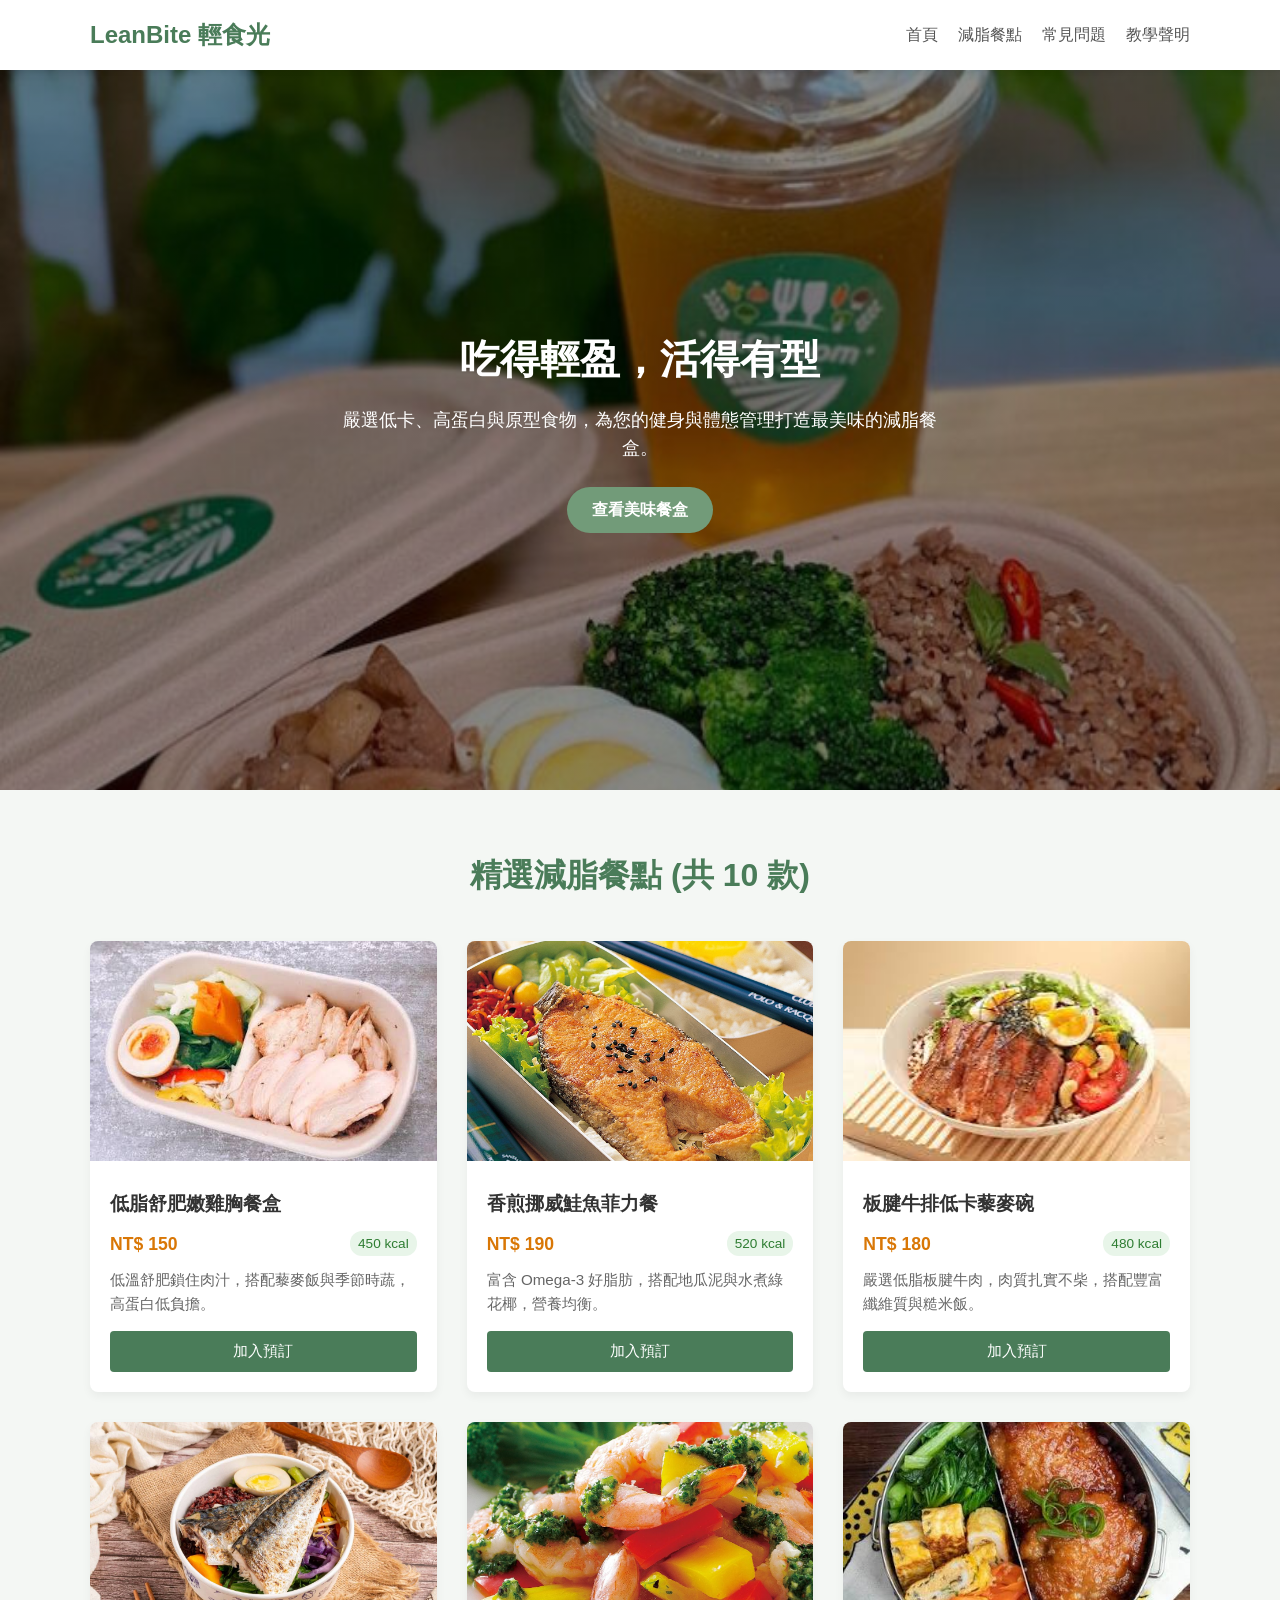
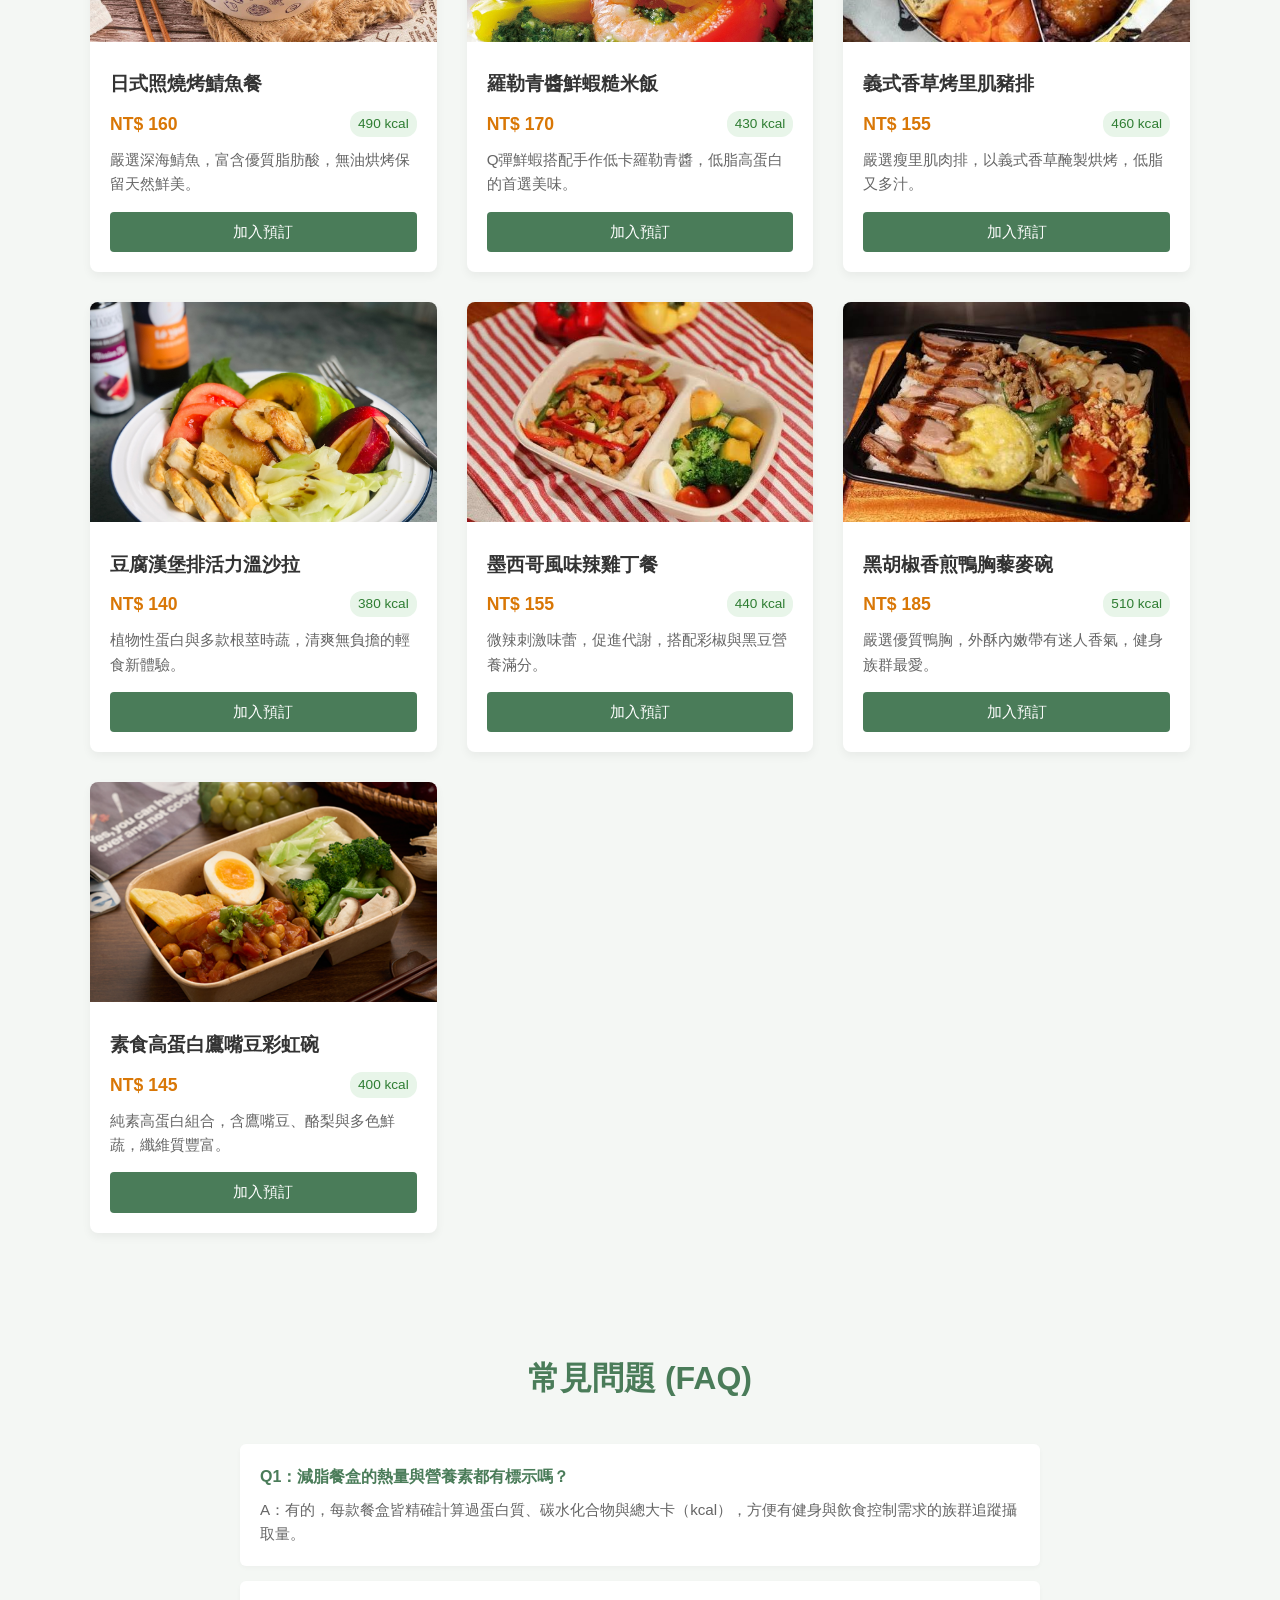
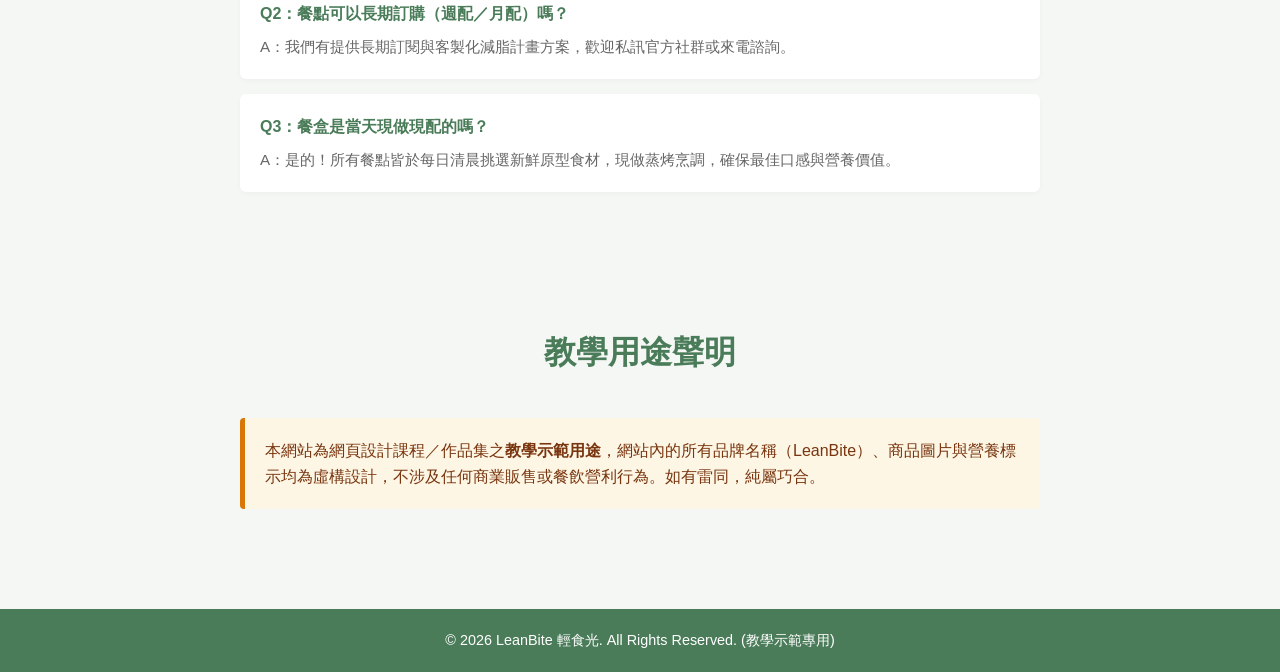
<file: 12/index.html>
<!DOCTYPE html>
<html lang="zh-TW">
<head>
    <meta charset="UTF-8">
    <meta name="viewport" content="width=device-width, initial-scale=1.0">
    <title>LeanBite 輕食光 - 高蛋白減脂餐盒專賣</title>
    <link rel="stylesheet" href="style.css">
</head>
<body>

    <!-- 導覽列 -->
    <header class="navbar">
        <div class="container nav-container">
            <h1 class="logo">LeanBite 輕食光</h1>
            <nav class="nav-links">
                <a href="#hero">首頁</a>
                <a href="#products">減脂餐點</a>
                <a href="#faq">常見問題</a>
                <a href="#notice">教學聲明</a>
            </nav>
        </div>
    </header>

    <!-- 品牌主視覺 -->
    <section id="hero" class="hero">
        <div class="hero-content">
            <h2>吃得輕盈，活得有型</h2>
            <p>嚴選低卡、高蛋白與原型食物，為您的健身與體態管理打造最美味的減脂餐盒。</p>
            <a href="#products" class="btn">查看美味餐盒</a>
        </div>
    </section>

    <!-- 商品區塊 (10 項減脂餐與本地圖片) -->
    <main class="container">
        <section id="products" class="section">
            <h2 class="section-title">精選減脂餐點 (共 10 款)</h2>
            <div class="product-grid">
                
                <!-- 餐點 1 -->
                <div class="product-card">
                    <img src="images/product1.jpg" alt="低脂舒肥嫩雞胸餐盒">
                    <div class="product-info">
                        <h3>低脂舒肥嫩雞胸餐盒</h3>
                        <p class="price">NT$ 150 <span class="calorie">450 kcal</span></p>
                        <p class="desc">低溫舒肥鎖住肉汁，搭配藜麥飯與季節時蔬，高蛋白低負擔。</p>
                        <a href="#" class="btn-card">加入預訂</a>
                    </div>
                </div>

                <!-- 餐點 2 -->
                <div class="product-card">
                    <img src="images/product2.jpg" alt="香煎挪威鮭魚菲力餐">
                    <div class="product-info">
                        <h3>香煎挪威鮭魚菲力餐</h3>
                        <p class="price">NT$ 190 <span class="calorie">520 kcal</span></p>
                        <p class="desc">富含 Omega-3 好脂肪，搭配地瓜泥與水煮綠花椰，營養均衡。</p>
                        <a href="#" class="btn-card">加入預訂</a>
                    </div>
                </div>

                <!-- 餐點 3 -->
                <div class="product-card">
                    <img src="images/product3.jpg" alt="板腱牛排低卡藜麥碗">
                    <div class="product-info">
                        <h3>板腱牛排低卡藜麥碗</h3>
                        <p class="price">NT$ 180 <span class="calorie">480 kcal</span></p>
                        <p class="desc">嚴選低脂板腱牛肉，肉質扎實不柴，搭配豐富纖維質與糙米飯。</p>
                        <a href="#" class="btn-card">加入預訂</a>
                    </div>
                </div>

                <!-- 餐點 4 -->
                <div class="product-card">
                    <img src="images/product4.jpg" alt="日式照燒烤鯖魚餐">
                    <div class="product-info">
                        <h3>日式照燒烤鯖魚餐</h3>
                        <p class="price">NT$ 160 <span class="calorie">490 kcal</span></p>
                        <p class="desc">嚴選深海鯖魚，富含優質脂肪酸，無油烘烤保留天然鮮美。</p>
                        <a href="#" class="btn-card">加入預訂</a>
                    </div>
                </div>

                <!-- 餐點 5 -->
                <div class="product-card">
                    <img src="images/product5.jpg" alt="羅勒青醬鮮蝦糙米飯">
                    <div class="product-info">
                        <h3>羅勒青醬鮮蝦糙米飯</h3>
                        <p class="price">NT$ 170 <span class="calorie">430 kcal</span></p>
                        <p class="desc">Q彈鮮蝦搭配手作低卡羅勒青醬，低脂高蛋白的首選美味。</p>
                        <a href="#" class="btn-card">加入預訂</a>
                    </div>
                </div>

                <!-- 餐點 6 -->
                <div class="product-card">
                    <img src="images/product6.jpg" alt="義式香草烤里肌豬排">
                    <div class="product-info">
                        <h3>義式香草烤里肌豬排</h3>
                        <p class="price">NT$ 155 <span class="calorie">460 kcal</span></p>
                        <p class="desc">嚴選瘦里肌肉排，以義式香草醃製烘烤，低脂又多汁。</p>
                        <a href="#" class="btn-card">加入預訂</a>
                    </div>
                </div>

                <!-- 餐點 7 -->
                <div class="product-card">
                    <img src="images/product7.jpg" alt="豆腐漢堡排活力溫沙拉">
                    <div class="product-info">
                        <h3>豆腐漢堡排活力溫沙拉</h3>
                        <p class="price">NT$ 140 <span class="calorie">380 kcal</span></p>
                        <p class="desc">植物性蛋白與多款根莖時蔬，清爽無負擔的輕食新體驗。</p>
                        <a href="#" class="btn-card">加入預訂</a>
                    </div>
                </div>

                <!-- 餐點 8 -->
                <div class="product-card">
                    <img src="images/product8.jpg" alt="墨西哥風味辣雞丁餐">
                    <div class="product-info">
                        <h3>墨西哥風味辣雞丁餐</h3>
                        <p class="price">NT$ 155 <span class="calorie">440 kcal</span></p>
                        <p class="desc">微辣刺激味蕾，促進代謝，搭配彩椒與黑豆營養滿分。</p>
                        <a href="#" class="btn-card">加入預訂</a>
                    </div>
                </div>

                <!-- 餐點 9 -->
                <div class="product-card">
                    <img src="images/product9.jpg" alt="黑胡椒香煎鴨胸藜麥碗">
                    <div class="product-info">
                        <h3>黑胡椒香煎鴨胸藜麥碗</h3>
                        <p class="price">NT$ 185 <span class="calorie">510 kcal</span></p>
                        <p class="desc">嚴選優質鴨胸，外酥內嫩帶有迷人香氣，健身族群最愛。</p>
                        <a href="#" class="btn-card">加入預訂</a>
                    </div>
                </div>

                <!-- 餐點 10 -->
                <div class="product-card">
                    <img src="images/product10.jpg" alt="素食高蛋白鷹嘴豆彩虹碗">
                    <div class="product-info">
                        <h3>素食高蛋白鷹嘴豆彩虹碗</h3>
                        <p class="price">NT$ 145 <span class="calorie">400 kcal</span></p>
                        <p class="desc">純素高蛋白組合，含鷹嘴豆、酪梨與多色鮮蔬，纖維質豐富。</p>
                        <a href="#" class="btn-card">加入預訂</a>
                    </div>
                </div>

            </div>
        </section>

        <!-- FAQ 常見問題 -->
        <section id="faq" class="section">
            <h2 class="section-title">常見問題 (FAQ)</h2>
            <div class="faq-list">
                <div class="faq-item">
                    <h4>Q1：減脂餐盒的熱量與營養素都有標示嗎？</h4>
                    <p>A：有的，每款餐盒皆精確計算過蛋白質、碳水化合物與總大卡（kcal），方便有健身與飲食控制需求的族群追蹤攝取量。</p>
                </div>
                <div class="faq-item">
                    <h4>Q2：餐點可以長期訂購（週配／月配）嗎？</h4>
                    <p>A：我們有提供長期訂閱與客製化減脂計畫方案，歡迎私訊官方社群或來電諮詢。</p>
                </div>
                <div class="faq-item">
                    <h4>Q3：餐盒是當天現做現配的嗎？</h4>
                    <p>A：是的！所有餐點皆於每日清晨挑選新鮮原型食材，現做蒸烤烹調，確保最佳口感與營養價值。</p>
                </div>
            </div>
        </section>

        <!-- 教學用途聲明 -->
        <section id="notice" class="section notice-section">
            <h2 class="section-title">教學用途聲明</h2>
            <div class="notice-box">
                <p>本網站為網頁設計課程／作品集之<strong>教學示範用途</strong>，網站內的所有品牌名稱（LeanBite）、商品圖片與營養標示均為虛構設計，不涉及任何商業販售或餐飲營利行為。如有雷同，純屬巧合。</p>
            </div>
        </section>
    </main>

    <!-- 頁尾 -->
    <footer class="footer">
        <p>&copy; 2026 LeanBite 輕食光. All Rights Reserved. (教學示範專用)</p>
    </footer>

</body>
</html>
</file>
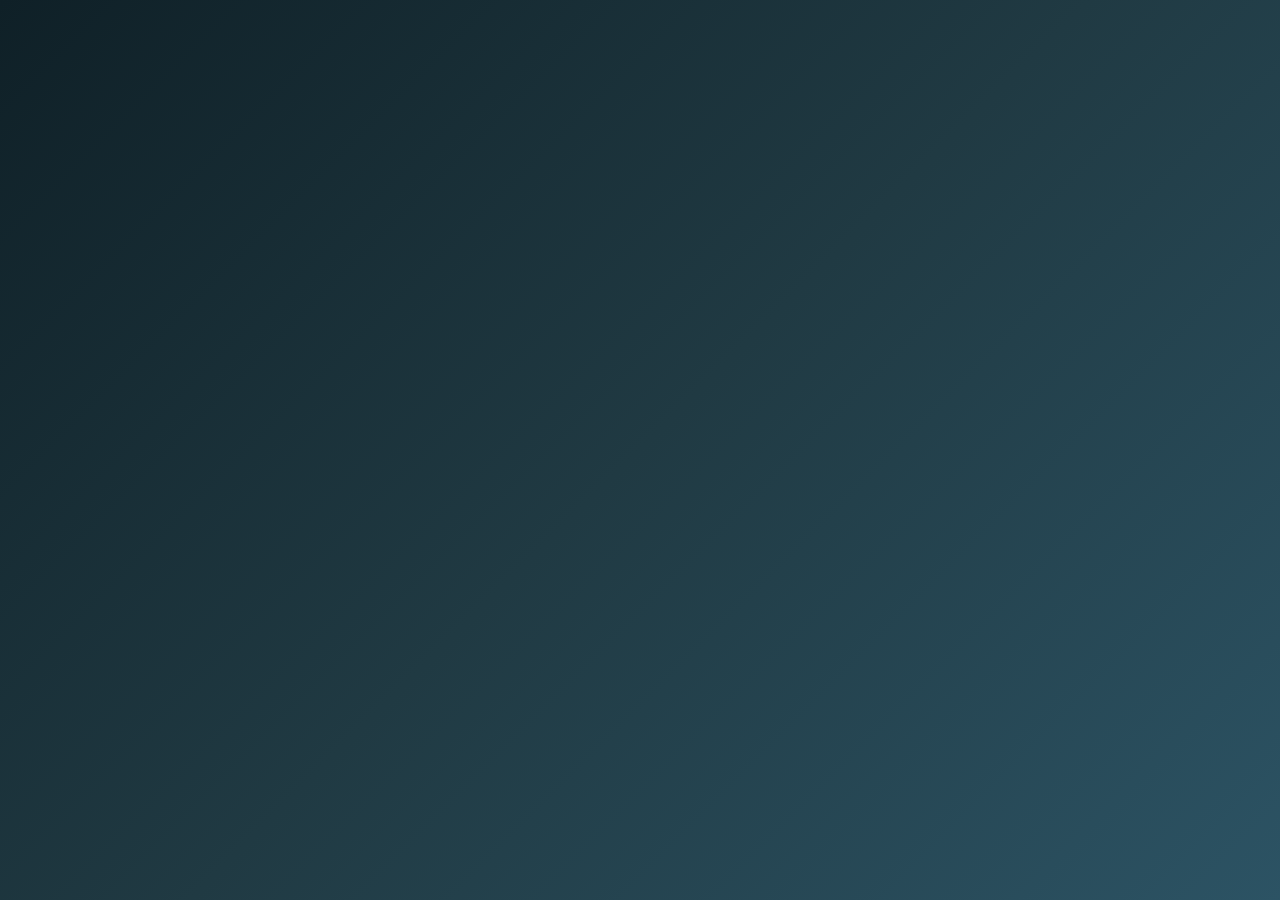
<file: js.html>
<!DOCTYPE html>
<html lang="zh-TW">
<head>
<meta charset="UTF-8">
<meta name="viewport" content="width=device-width, initial-scale=1.0">
<title>❄️ 冰棒工坊</title>
<style>
  * { margin: 0; padding: 0; box-sizing: border-box; font-family: "Microsoft JhengHei", "PingFang TC", sans-serif; }

  body {
    background: linear-gradient(135deg, #0f2027 0%, #203a43 50%, #2c5364 100%);
    min-height: 100vh;
    color: #fff;
    overflow-x: hidden;
  }

  /* ===== 頂部導航列 ===== */
  header {
    position: sticky;
    top: 0;
    z-index: 100;
    display: flex;
    justify-content: space-between;
    align-items: center;
    padding: 15px 40px;
    background: rgba(15, 32, 39, 0.9);
    backdrop-filter: blur(10px);
    border-bottom: 2px solid #4dd0e1;
    box-shadow: 0 4px 20px rgba(77, 208, 225, 0.3);
  }

  .logo {
    font-size: 28px;
    font-weight: bold;
    background: linear-gradient(90deg, #4dd0e1, #b3e5fc);
    -webkit-background-clip: text;
    background-clip: text;
    -webkit-text-fill-color: transparent;
    animation: logoGlow 2s ease-in-out infinite alternate;
  }

  @keyframes logoGlow {
    from { filter: drop-shadow(0 0 5px rgba(77,208,225,0.5)); }
    to   { filter: drop-shadow(0 0 15px rgba(77,208,225,0.9)); }
  }

  /* ===== 購物車圖示 ===== */
  .cart-icon {
    position: relative;
    font-size: 32px;
    cursor: pointer;
    padding: 8px 14px;
    border-radius: 12px;
    background: rgba(77, 208, 225, 0.15);
    border: 2px solid #4dd0e1;
    transition: transform 0.2s;
    user-select: none;
  }
  .cart-icon:hover { transform: scale(1.1); }

  .cart-icon.bounce { animation: cartBounce 0.5s ease; }
  @keyframes cartBounce {
    0%   { transform: scale(1); }
    30%  { transform: scale(1.4) rotate(-10deg); }
    60%  { transform: scale(0.9) rotate(5deg); }
    100% { transform: scale(1); }
  }

  .cart-count {
    position: absolute;
    top: -8px;
    right: -8px;
    background: #4dd0e1;
    color: #0f2027;
    font-size: 14px;
    font-weight: bold;
    min-width: 24px;
    height: 24px;
    border-radius: 12px;
    display: flex;
    align-items: center;
    justify-content: center;
    padding: 0 6px;
    box-shadow: 0 0 10px rgba(77,208,225,0.8);
  }

  .cart-count.pop { animation: countPop 0.4s ease; }
  @keyframes countPop {
    0%   { transform: scale(1); }
    50%  { transform: scale(1.8); background: #b3e5fc; }
    100% { transform: scale(1); }
  }

  /* ===== 標題區 ===== */
  .hero {
    text-align: center;
    padding: 50px 20px 30px;
  }
  .hero h1 {
    font-size: 42px;
    margin-bottom: 10px;
    text-shadow: 0 0 20px rgba(77,208,225,0.5);
  }
  .hero p { color: #a8d8e0; font-size: 18px; }

  /* ===== 商品網格 ===== */
  .products {
    display: grid;
    grid-template-columns: repeat(auto-fill, minmax(240px, 1fr
</file>
<file: 12/style.css>
/* 共用設定與重置 */
* {
    margin: 0;
    padding: 0;
    box-sizing: border-box;
}

html {
    scroll-behavior: smooth;
}

body {
    font-family: -apple-system, BlinkMacSystemFont, "Segoe UI", Roboto, "Helvetica Neue", Arial, sans-serif;
    color: #333;
    background-color: #f4f7f4;
    line-height: 1.6;
}

/* 容器 */
.container {
    width: 90%;
    max-width: 1100px;
    margin: 0 auto;
}

/* 導覽列 */
.navbar {
    background-color: #ffffff;
    box-shadow: 0 2px 5px rgba(0,0,0,0.05);
    position: fixed;
    top: 0;
    left: 0;
    width: 100%;
    z-index: 1000;
}

.nav-container {
    display: flex;
    justify-content: space-between;
    align-items: center;
    height: 70px;
}

.logo {
    font-size: 1.5rem;
    color: #4a7c59;
    font-weight: bold;
}

.nav-links {
    display: flex;
    gap: 20px;
}

.nav-links a {
    text-decoration: none;
    color: #555;
    font-weight: 500;
    transition: color 0.3s;
}

.nav-links a:hover {
    color: #4a7c59;
}

/* 主視覺 (Hero) */
.hero {
    background: linear-gradient(rgba(0, 0, 0, 0.45), rgba(0, 0, 0, 0.45)), 
                url('images/hero-bg.jpg') center/cover no-repeat;
    background-color: #4a7c59;
    height: 80vh;
    display: flex;
    align-items: center;
    justify-content: center;
    text-align: center;
    color: #fff;
    padding: 0 20px;
    margin-top: 70px;
}

.hero-content h2 {
    font-size: 2.5rem;
    margin-bottom: 15px;
}

.hero-content p {
    font-size: 1.1rem;
    margin-bottom: 25px;
    max-width: 600px;
    margin-left: auto;
    margin-right: auto;
}

.btn {
    display: inline-block;
    background-color: #729b79;
    color: #fff;
    padding: 10px 25px;
    border-radius: 25px;
    text-decoration: none;
    font-weight: bold;
    transition: background 0.3s;
}

.btn:hover {
    background-color: #5c7f62;
}

/* 通用區塊樣式 */
.section {
    padding: 60px 0;
}

.section-title {
    text-align: center;
    font-size: 2rem;
    color: #4a7c59;
    margin-bottom: 40px;
}

/* 商品卡片 Grid 排版 */
.product-grid {
    display: grid;
    grid-template-columns: repeat(auto-fit, minmax(280px, 1fr));
    gap: 30px;
}

.product-card {
    background: #fff;
    border-radius: 8px;
    overflow: hidden;
    box-shadow: 0 4px 10px rgba(0,0,0,0.05);
    transition: transform 0.3s;
}

.product-card:hover {
    transform: translateY(-5px);
}

.product-card img {
    width: 100%;
    height: 220px;
    object-fit: cover;
}

.product-info {
    padding: 20px;
}

.product-info h3 {
    font-size: 1.2rem;
    margin-bottom: 10px;
    color: #333;
}

.product-info .price {
    color: #d97706;
    font-weight: bold;
    font-size: 1.1rem;
    margin-bottom: 10px;
    display: flex;
    justify-content: space-between;
    align-items: center;
}

.calorie {
    background-color: #e8f5e9;
    color: #2e7d32;
    font-size: 0.85rem;
    padding: 2px 8px;
    border-radius: 12px;
    font-weight: normal;
}

.product-info .desc {
    color: #666;
    font-size: 0.95rem;
    margin-bottom: 15px;
}

.btn-card {
    display: block;
    text-align: center;
    background-color: #4a7c59;
    color: #fff;
    padding: 8px;
    border-radius: 4px;
    text-decoration: none;
    font-size: 0.95rem;
    transition: background 0.3s;
}

.btn-card:hover {
    background-color: #3b6347;
}

/* FAQ 區塊 */
.faq-list {
    max-width: 800px;
    margin: 0 auto;
}

.faq-item {
    background: #fff;
    padding: 20px;
    border-radius: 6px;
    margin-bottom: 15px;
    box-shadow: 0 2px 5px rgba(0,0,0,0.03);
}

.faq-item h4 {
    color: #4a7c59;
    margin-bottom: 8px;
}

.faq-item p {
    color: #666;
    font-size: 0.95rem;
}

/* 教學用途聲明區塊 */
.notice-section {
    max-width: 800px;
    margin: 0 auto;
}

.notice-box {
    background-color: #fef6e4;
    border-left: 5px solid #d97706;
    padding: 20px;
    border-radius: 4px;
    color: #78350f;
}

/* 頁尾 */
.footer {
    text-align: center;
    padding: 20px 0;
    background-color: #4a7c59;
    color: #fff;
    font-size: 0.9rem;
    margin-top: 40px;
}

/* 響應式微調 */
@media (max-width: 768px) {
    .nav-links {
        display: none;
    }
    .hero-content h2 {
        font-size: 1.8rem;
    }
}
</file>
